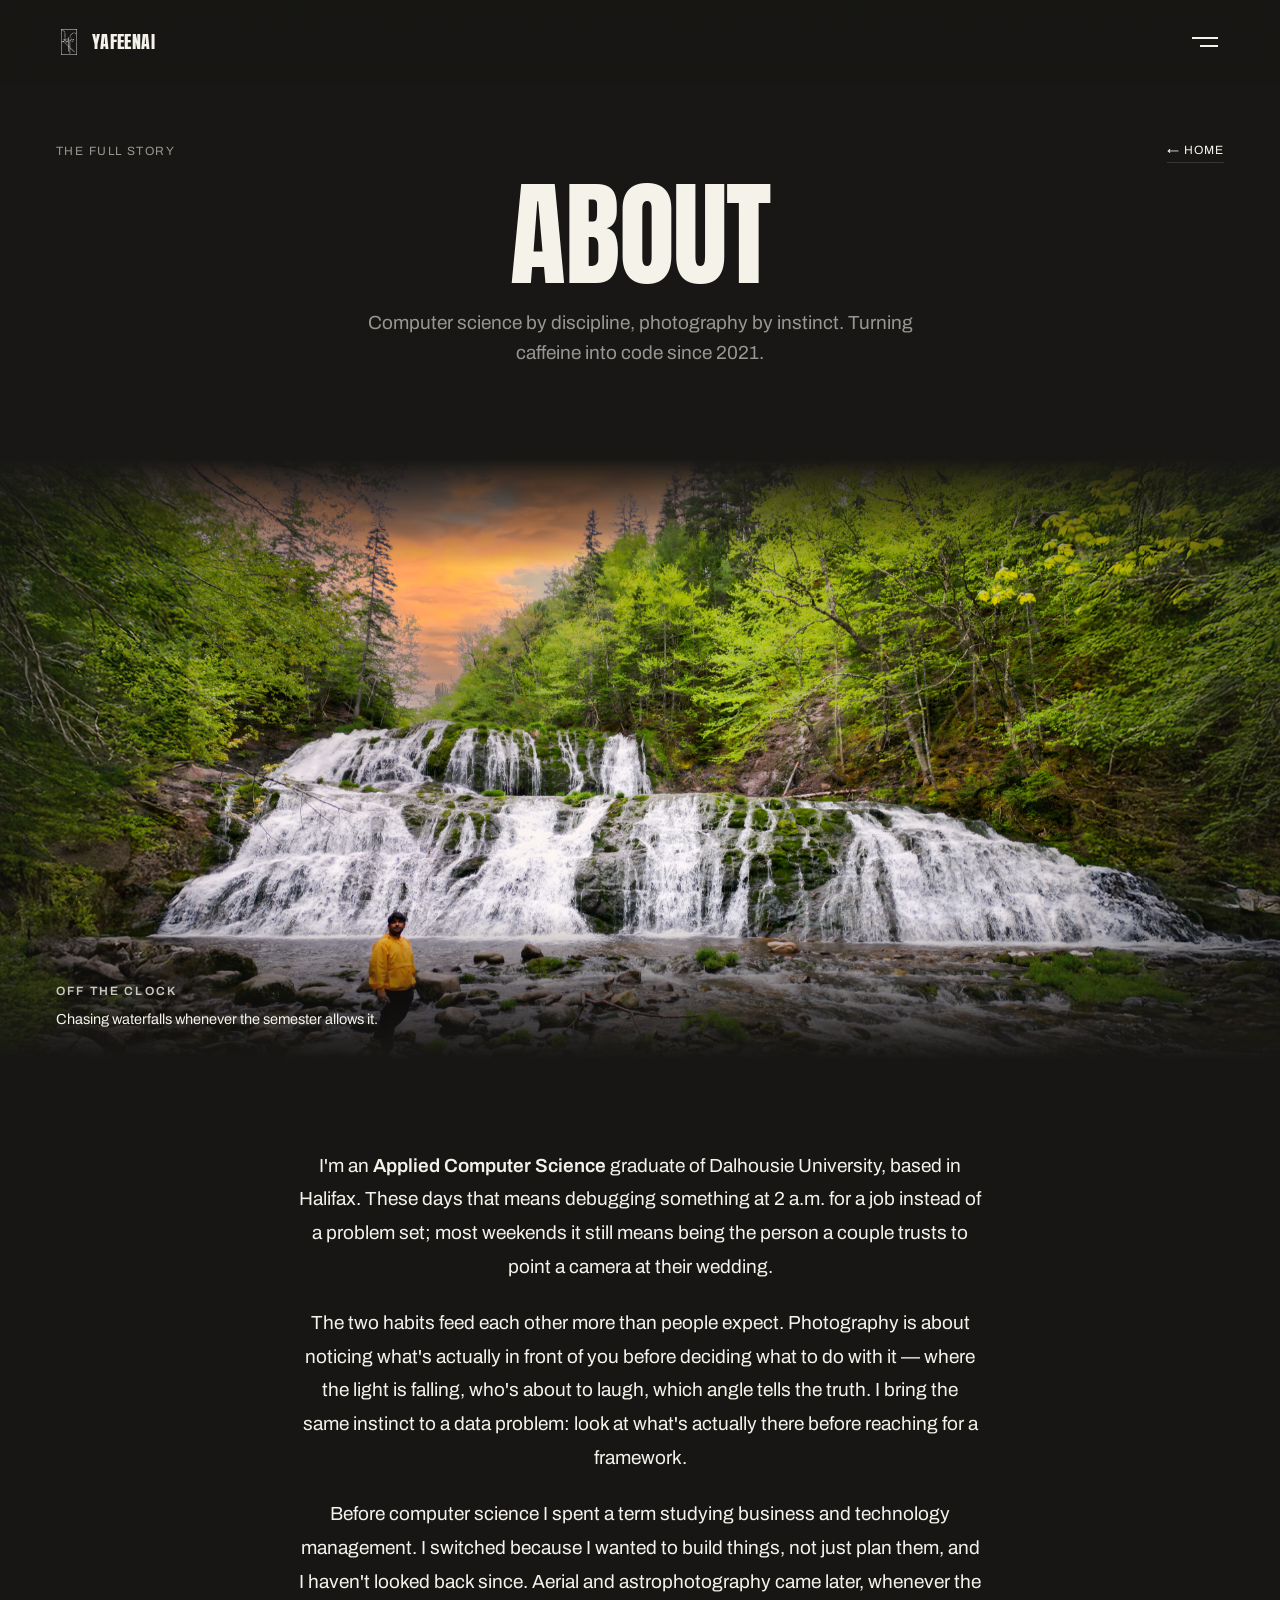
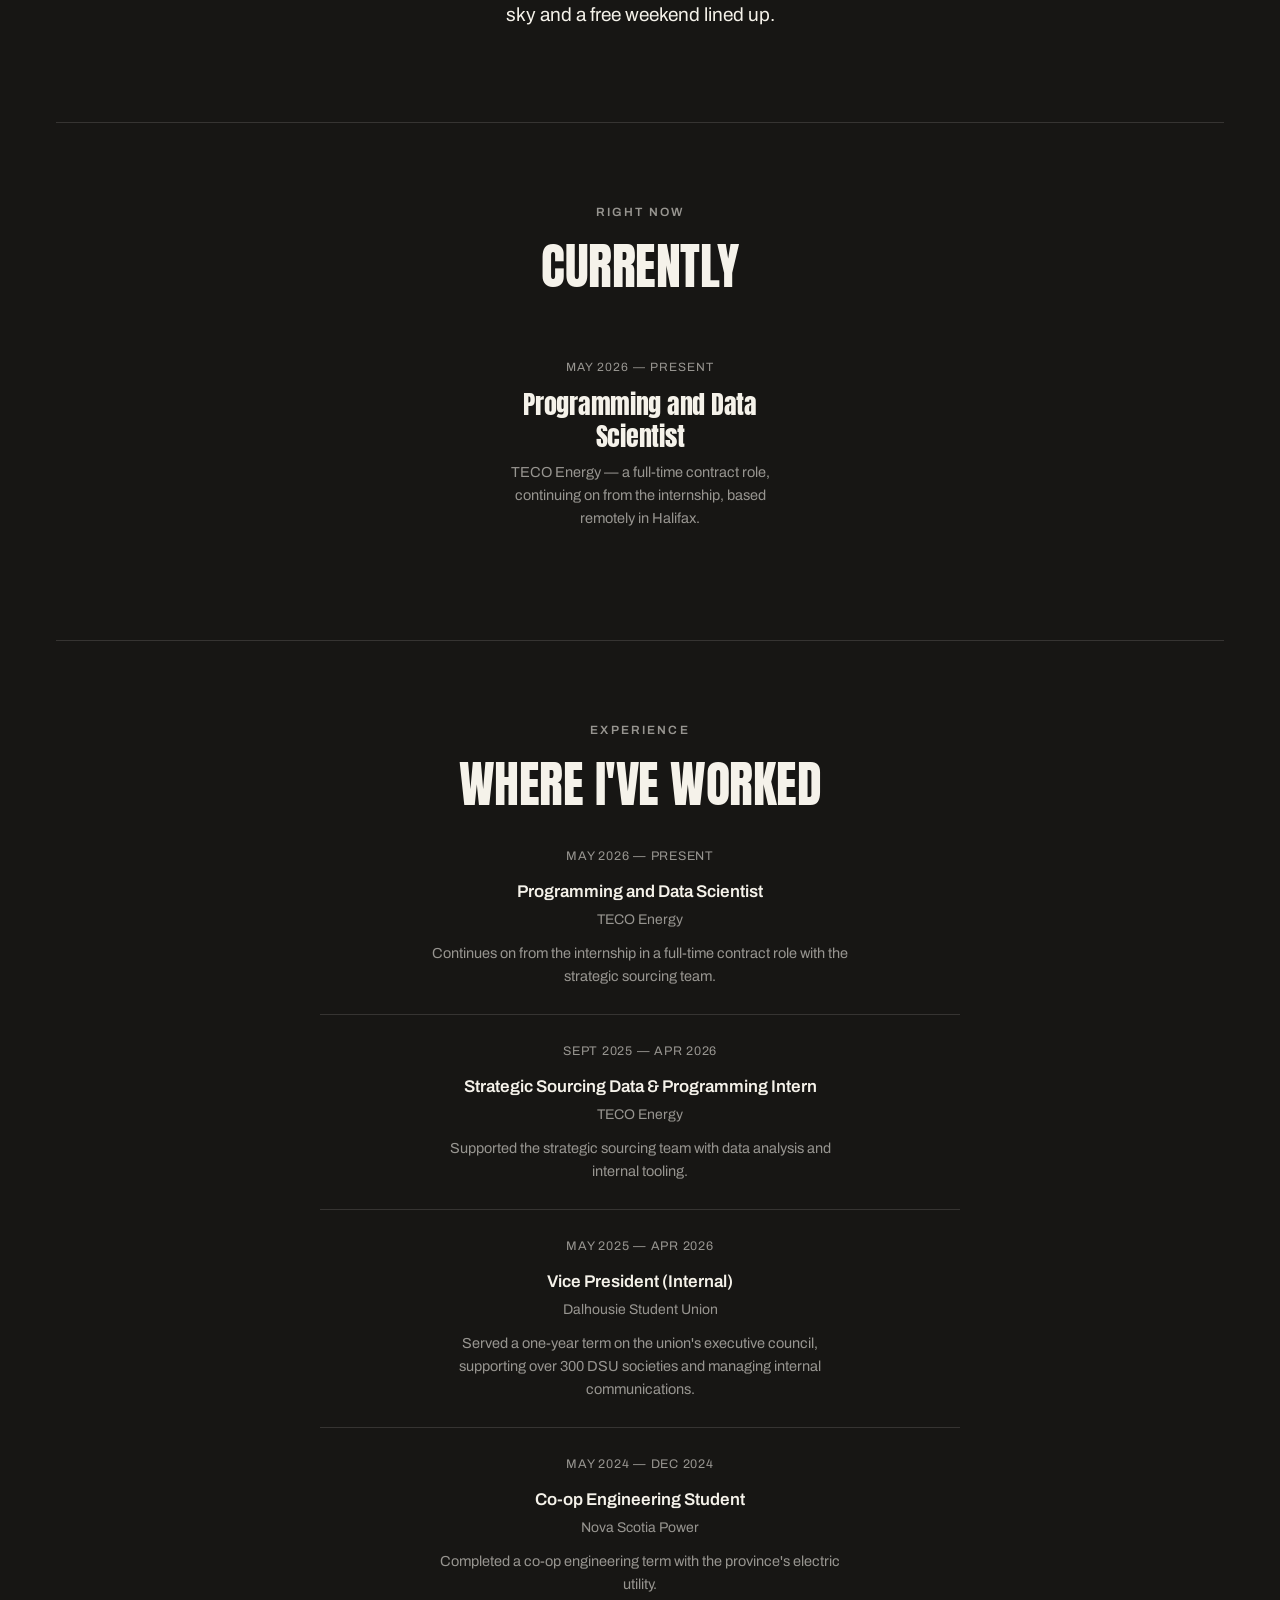
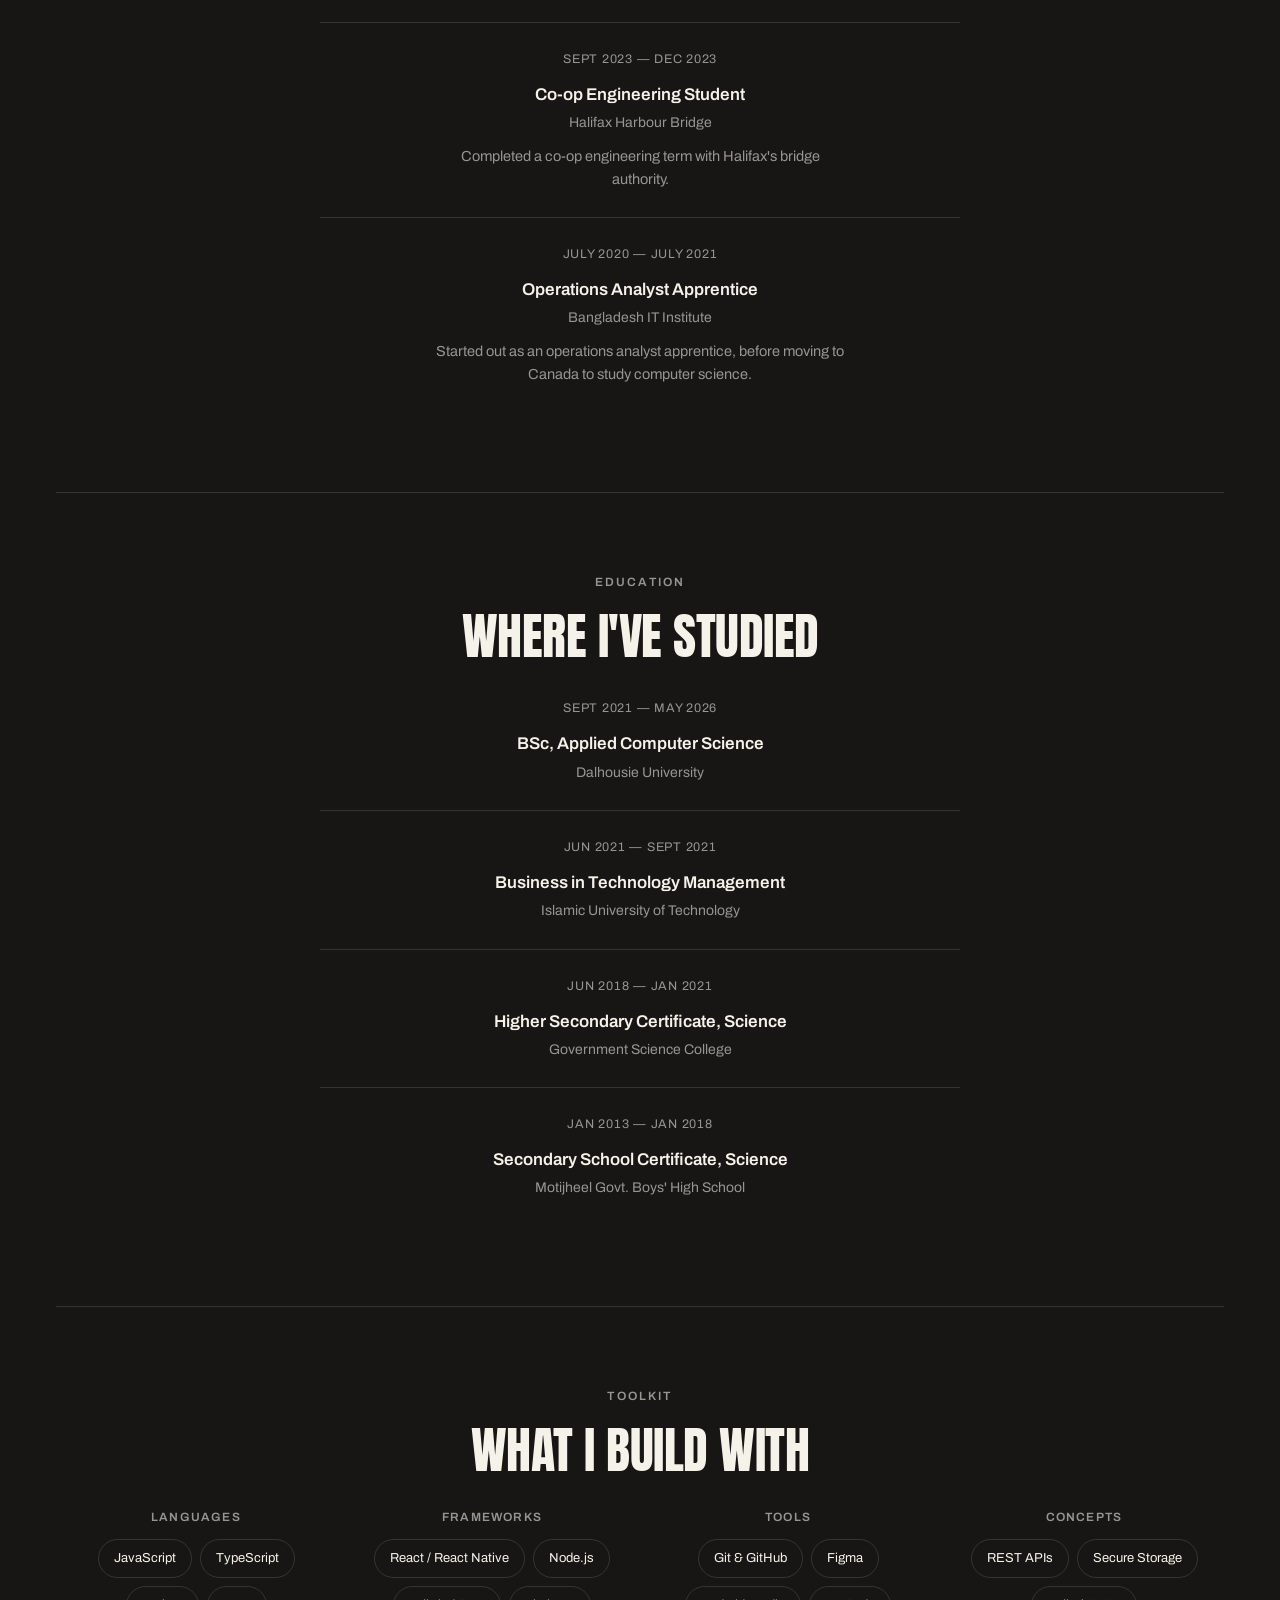
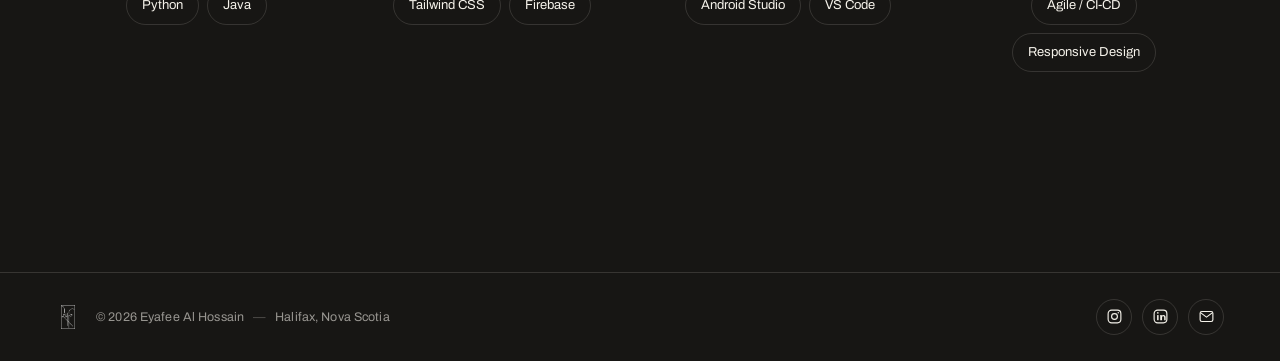
<file: about.html>
<!DOCTYPE html>
<html lang="en">
<head>
<meta charset="UTF-8">
<meta name="viewport" content="width=device-width, initial-scale=1.0">
<title>About — Eyafee Al Hossain</title>
<meta name="description" content="More about Eyafee Al Hossain — Applied Computer Science graduate of Dalhousie University and photographer based in Halifax, Nova Scotia.">
<link rel="icon" href="img/logo.png">
<link rel="preconnect" href="https://fonts.googleapis.com">
<link rel="preconnect" href="https://fonts.gstatic.com" crossorigin>
<link href="https://fonts.googleapis.com/css2?family=Anton&family=Archivo:ital,wght@0,400;0,500;0,600;0,700;1,500&display=swap" rel="stylesheet">
<link rel="stylesheet" href="styles.css">
<script src="protect.js" defer></script>
</head>
<body class="loaded">

<div class="grain" aria-hidden="true"></div>

<header class="site-header" id="top">
  <a class="brand" href="index.html#top">
    <img src="img/logo.png" alt="" class="brand-mark">
    <span>YAFEENAI</span>
  </a>
  <button class="nav-toggle" id="navToggle" aria-label="Open menu" aria-expanded="false">
    <span></span><span></span>
  </button>
</header>

<div class="nav-overlay" id="navOverlay" aria-hidden="true">
  <nav class="overlay-links">
    <a href="index.html#top">Home</a>
    <div class="overlay-work">
      <a href="index.html#work" id="workToggle" class="overlay-work-toggle" aria-expanded="false">Work<svg class="work-caret" viewBox="0 0 24 24" width="26" height="26" fill="none" stroke="currentColor" stroke-width="2"><path d="M6 9l6 6 6-6"></path></svg></a>
      <div class="overlay-cats" id="overlayCats">
        <a href="index.html#work" data-filter="all">All</a>
        <a href="gallery.html?cat=weddings" data-filter="weddings">Weddings</a>
        <a href="gallery.html?cat=events" data-filter="events">Events</a>
        <a href="gallery.html?cat=concerts" data-filter="concerts">Concerts</a>
        <a href="gallery.html?cat=aerial" data-filter="aerial">Aerial</a>
        <a href="gallery.html?cat=astro" data-filter="astro">Astro</a>
        <a href="gallery.html?cat=food" data-filter="food">Food</a>
        <a href="gallery.html?cat=product" data-filter="product">Product</a>
        <a href="gallery.html?cat=selects" data-filter="selects">Selects</a>
        <a href="gallery.html?cat=design" data-filter="design">Design</a>
      </div>
    </div>
    <a href="films.html">Films</a>
    <a href="about.html" class="active">About</a>
  </nav>
</div>

<section class="work about-page" id="aboutFull">
  <div class="grid-bar">
    <p class="grid-bar-label">The Full Story</p>
    <a href="index.html#about" class="gallery-back">← Home</a>
  </div>
  <h1 class="gallery-title">About</h1>
  <p class="about-lede reveal">Computer science by discipline, photography by instinct. Turning caffeine into code since 2021.</p>

  <div class="about-scene reveal" id="aboutScene">
    <img src="img/about-scene.jpg" alt="Eyafee Al Hossain standing at the base of a waterfall" id="aboutSceneImg">
    <div class="about-scene-caption">
      <p class="eyebrow about-item">Off The Clock</p>
      <p class="about-item">Chasing waterfalls whenever the semester allows it.</p>
    </div>
  </div>

  <div class="story-intro reveal">
    <div class="story-copy">
      <p class="about-item">I'm an <strong>Applied Computer Science</strong> graduate of Dalhousie University, based in Halifax. These days that means debugging something at 2 a.m. for a job instead of a problem set; most weekends it still means being the person a couple trusts to point a camera at their wedding.</p>
      <p class="about-item">The two habits feed each other more than people expect. Photography is about noticing what's actually in front of you before deciding what to do with it — where the light is falling, who's about to laugh, which angle tells the truth. I bring the same instinct to a data problem: look at what's actually there before reaching for a framework.</p>
      <p class="about-item">Before computer science I spent a term studying business and technology management. I switched because I wanted to build things, not just plan them, and I haven't looked back since. Aerial and astrophotography came later, whenever the sky and a free weekend lined up.</p>
    </div>
  </div>

  <div class="about-block reveal">
    <p class="eyebrow about-item about-item-eyebrow">Right Now</p>
    <h2 class="about-item about-item-heading">Currently</h2>
    <div class="current-cards">
      <div class="current-card about-item">
        <p class="role-meta">May 2026 — Present</p>
        <h3>Programming and Data Scientist</h3>
        <p>TECO Energy — a full-time contract role, continuing on from the internship, based remotely in Halifax.</p>
      </div>
    </div>
  </div>

  <div class="about-block reveal">
    <p class="eyebrow about-item about-item-eyebrow">Experience</p>
    <h2 class="about-item about-item-heading">Where I've Worked</h2>
    <div class="timeline">
      <div class="timeline-item about-item">
        <p class="timeline-dates">May 2026 — Present</p>
        <div>
          <p class="timeline-role">Programming and Data Scientist</p>
          <p class="timeline-org">TECO Energy</p>
          <p class="timeline-desc">Continues on from the internship in a full-time contract role with the strategic sourcing team.</p>
        </div>
      </div>
      <div class="timeline-item about-item">
        <p class="timeline-dates">Sept 2025 — Apr 2026</p>
        <div>
          <p class="timeline-role">Strategic Sourcing Data &amp; Programming Intern</p>
          <p class="timeline-org">TECO Energy</p>
          <p class="timeline-desc">Supported the strategic sourcing team with data analysis and internal tooling.</p>
        </div>
      </div>
      <div class="timeline-item about-item">
        <p class="timeline-dates">May 2025 — Apr 2026</p>
        <div>
          <p class="timeline-role">Vice President (Internal)</p>
          <p class="timeline-org">Dalhousie Student Union</p>
          <p class="timeline-desc">Served a one-year term on the union's executive council, supporting over 300 DSU societies and managing internal communications.</p>
        </div>
      </div>
      <div class="timeline-item about-item">
        <p class="timeline-dates">May 2024 — Dec 2024</p>
        <div>
          <p class="timeline-role">Co-op Engineering Student</p>
          <p class="timeline-org">Nova Scotia Power</p>
          <p class="timeline-desc">Completed a co-op engineering term with the province's electric utility.</p>
        </div>
      </div>
      <div class="timeline-item about-item">
        <p class="timeline-dates">Sept 2023 — Dec 2023</p>
        <div>
          <p class="timeline-role">Co-op Engineering Student</p>
          <p class="timeline-org">Halifax Harbour Bridge</p>
          <p class="timeline-desc">Completed a co-op engineering term with Halifax's bridge authority.</p>
        </div>
      </div>
      <div class="timeline-item about-item">
        <p class="timeline-dates">July 2020 — July 2021</p>
        <div>
          <p class="timeline-role">Operations Analyst Apprentice</p>
          <p class="timeline-org">Bangladesh IT Institute</p>
          <p class="timeline-desc">Started out as an operations analyst apprentice, before moving to Canada to study computer science.</p>
        </div>
      </div>
    </div>
  </div>

  <div class="about-block reveal">
    <p class="eyebrow about-item about-item-eyebrow">Education</p>
    <h2 class="about-item about-item-heading">Where I've Studied</h2>
    <div class="timeline">
      <div class="timeline-item about-item">
        <p class="timeline-dates">Sept 2021 — May 2026</p>
        <div>
          <p class="timeline-role">BSc, Applied Computer Science</p>
          <p class="timeline-org">Dalhousie University</p>
        </div>
      </div>
      <div class="timeline-item about-item">
        <p class="timeline-dates">Jun 2021 — Sept 2021</p>
        <div>
          <p class="timeline-role">Business in Technology Management</p>
          <p class="timeline-org">Islamic University of Technology</p>
        </div>
      </div>
      <div class="timeline-item about-item">
        <p class="timeline-dates">Jun 2018 — Jan 2021</p>
        <div>
          <p class="timeline-role">Higher Secondary Certificate, Science</p>
          <p class="timeline-org">Government Science College</p>
        </div>
      </div>
      <div class="timeline-item about-item">
        <p class="timeline-dates">Jan 2013 — Jan 2018</p>
        <div>
          <p class="timeline-role">Secondary School Certificate, Science</p>
          <p class="timeline-org">Motijheel Govt. Boys' High School</p>
        </div>
      </div>
    </div>
  </div>

  <div class="about-block reveal">
    <p class="eyebrow about-item about-item-eyebrow">Toolkit</p>
    <h2 class="about-item about-item-heading">What I Build With</h2>
    <div class="skill-groups">
      <div class="skill-group about-item">
        <h3>Languages</h3>
        <div class="skill-pills">
          <span class="skill-pill">JavaScript</span>
          <span class="skill-pill">TypeScript</span>
          <span class="skill-pill">Python</span>
          <span class="skill-pill">Java</span>
        </div>
      </div>
      <div class="skill-group about-item">
        <h3>Frameworks</h3>
        <div class="skill-pills">
          <span class="skill-pill">React / React Native</span>
          <span class="skill-pill">Node.js</span>
          <span class="skill-pill">Tailwind CSS</span>
          <span class="skill-pill">Firebase</span>
        </div>
      </div>
      <div class="skill-group about-item">
        <h3>Tools</h3>
        <div class="skill-pills">
          <span class="skill-pill">Git &amp; GitHub</span>
          <span class="skill-pill">Figma</span>
          <span class="skill-pill">Android Studio</span>
          <span class="skill-pill">VS Code</span>
        </div>
      </div>
      <div class="skill-group about-item">
        <h3>Concepts</h3>
        <div class="skill-pills">
          <span class="skill-pill">REST APIs</span>
          <span class="skill-pill">Secure Storage</span>
          <span class="skill-pill">Agile / CI-CD</span>
          <span class="skill-pill">Responsive Design</span>
        </div>
      </div>
    </div>
  </div>

</section>

<footer class="site-footer">
  <div class="footer-inner">
    <div class="footer-brand">
      <img src="img/logo.png" alt="" class="footer-logo">
      <p class="footer-meta">&copy; <span id="year"></span> Eyafee Al Hossain<span class="footer-sep">—</span>Halifax, Nova Scotia</p>
    </div>
    <div class="footer-social">
      <a href="https://instagram.com/yafeenai" target="_blank" rel="noopener" aria-label="Instagram" class="social-icon">
        <svg viewBox="0 0 24 24" width="17" height="17" fill="none" stroke="currentColor" stroke-width="1.6"><rect x="3" y="3" width="18" height="18" rx="5"></rect><circle cx="12" cy="12" r="4.1"></circle><circle cx="17.3" cy="6.7" r="1" fill="currentColor" stroke="none"></circle></svg>
      </a>
      <a href="https://www.linkedin.com/in/eyafee-al-hossain-4687b6216/" target="_blank" rel="noopener" aria-label="LinkedIn" class="social-icon">
        <svg viewBox="0 0 24 24" width="17" height="17" fill="none" stroke="currentColor" stroke-width="1.6"><rect x="3" y="3" width="18" height="18" rx="5"></rect><rect x="7.2" y="10" width="2.1" height="7.2" fill="currentColor" stroke="none"></rect><circle cx="8.25" cy="6.9" r="1.15" fill="currentColor" stroke="none"></circle><path d="M11.6 17.2v-7.2h2.1v1.05c.55-.8 1.4-1.3 2.5-1.3 1.9 0 3.1 1.25 3.1 3.5v3.95h-2.1v-3.6c0-1.15-.5-1.85-1.5-1.85-.85 0-1.5.6-1.5 1.85v3.6z" fill="currentColor" stroke="none"></path></svg>
      </a>
      <a href="mailto:eyafee.alhossain@dal.ca" aria-label="Email" class="social-icon">
        <svg viewBox="0 0 24 24" width="17" height="17" fill="none" stroke="currentColor" stroke-width="1.6"><rect x="3" y="5" width="18" height="14" rx="2.4"></rect><path d="M3.5 6.5l8.5 6.4 8.5-6.4"></path></svg>
      </a>
    </div>
  </div>
</footer>


<script>
const prefersReducedMotion = window.matchMedia("(prefers-reduced-motion: reduce)").matches;

/* ---- scroll-triggered reveal ---- */
const revealEls = document.querySelectorAll(".reveal");
if (prefersReducedMotion) {
  revealEls.forEach(el => el.classList.add("in"));
} else {
  const io = new IntersectionObserver((entries) => {
    entries.forEach(entry => {
      if (entry.isIntersecting) {
        entry.target.classList.add("in");
        io.unobserve(entry.target);
      }
    });
  }, { threshold: 0.12 });
  revealEls.forEach(el => io.observe(el));
}

/* ---- about scene: full-bleed travel photo with a slow breathing zoom plus scroll parallax ---- */
(function () {
  const scene = document.getElementById("aboutScene");
  const img = document.getElementById("aboutSceneImg");
  if (!scene || !img) return;

  if (prefersReducedMotion) {
    img.style.transform = "scale(1.02)";
    return;
  }

  let scrollShift = 0;
  function updateParallax() {
    const rect = scene.getBoundingClientRect();
    const vh = window.innerHeight;
    const progress = Math.max(0, Math.min(1, (vh - rect.top) / (vh + rect.height)));
    scrollShift = (progress - 0.5) * 50;
  }

  const start = performance.now();
  function tick(now) {
    const t = (now - start) / 1000;
    const zoom = 1.06 + Math.sin(t * 0.09) * 0.045;
    img.style.transform = "translateY(" + scrollShift.toFixed(1) + "px) scale(" + zoom.toFixed(4) + ")";
    requestAnimationFrame(tick);
  }
  requestAnimationFrame(tick);

  window.addEventListener("scroll", updateParallax, { passive: true });
  window.addEventListener("resize", updateParallax);
  updateParallax();
})();

/* ---- compact animated nav dropdown (opens in place under the menu button, doesn't cover the page) ---- */
const navToggle = document.getElementById("navToggle");
const navOverlay = document.getElementById("navOverlay");
function openOverlay() {
  navOverlay.classList.add("open");
  navOverlay.setAttribute("aria-hidden", "false");
  navToggle.classList.add("open");
  navToggle.setAttribute("aria-expanded", "true");
}
function closeOverlay() {
  navOverlay.classList.remove("open");
  navOverlay.setAttribute("aria-hidden", "true");
  navToggle.classList.remove("open");
  navToggle.setAttribute("aria-expanded", "false");
  if (workToggle) workToggle.setAttribute("aria-expanded", "false");
  if (overlayCatsWrap) overlayCatsWrap.classList.remove("open");
}
navToggle.addEventListener("click", (e) => {
  e.stopPropagation();
  navOverlay.classList.contains("open") ? closeOverlay() : openOverlay();
});
document.addEventListener("click", (e) => {
  if (!navOverlay.classList.contains("open")) return;
  if (navOverlay.contains(e.target) || navToggle.contains(e.target)) return;
  closeOverlay();
});
document.addEventListener("keydown", (e) => {
  if (e.key === "Escape" && navOverlay.classList.contains("open")) closeOverlay();
});

/* ---- "Work" expands into the category submenu on first click; clicking again navigates ---- */
const workToggle = document.getElementById("workToggle");
const overlayCatsWrap = document.getElementById("overlayCats");
if (workToggle && overlayCatsWrap) {
  workToggle.addEventListener("click", (e) => {
    const isOpen = workToggle.getAttribute("aria-expanded") === "true";
    if (!isOpen) {
      e.preventDefault();
      workToggle.setAttribute("aria-expanded", "true");
      overlayCatsWrap.classList.add("open");
    } else {
      closeOverlay();
    }
  });
}

document.getElementById("year").textContent = new Date().getFullYear();
</script>
</body>
</html>
</file>
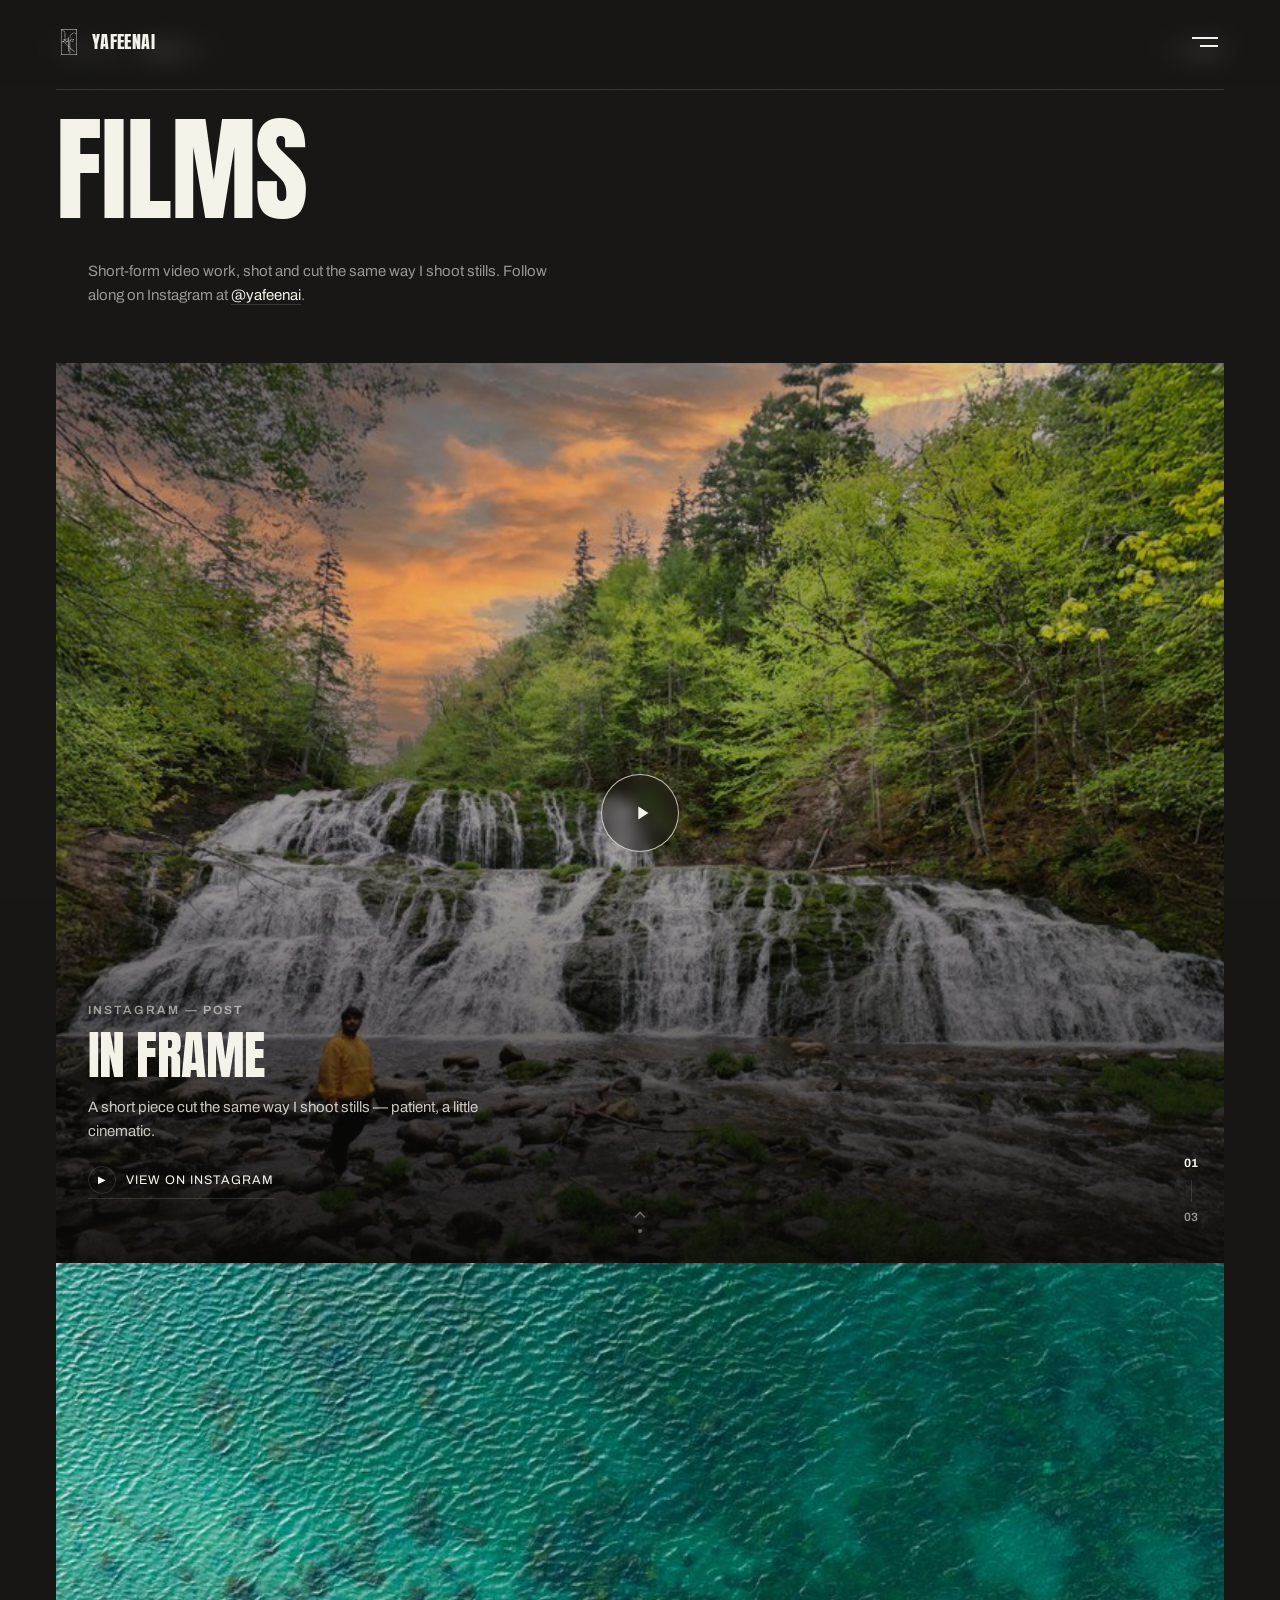
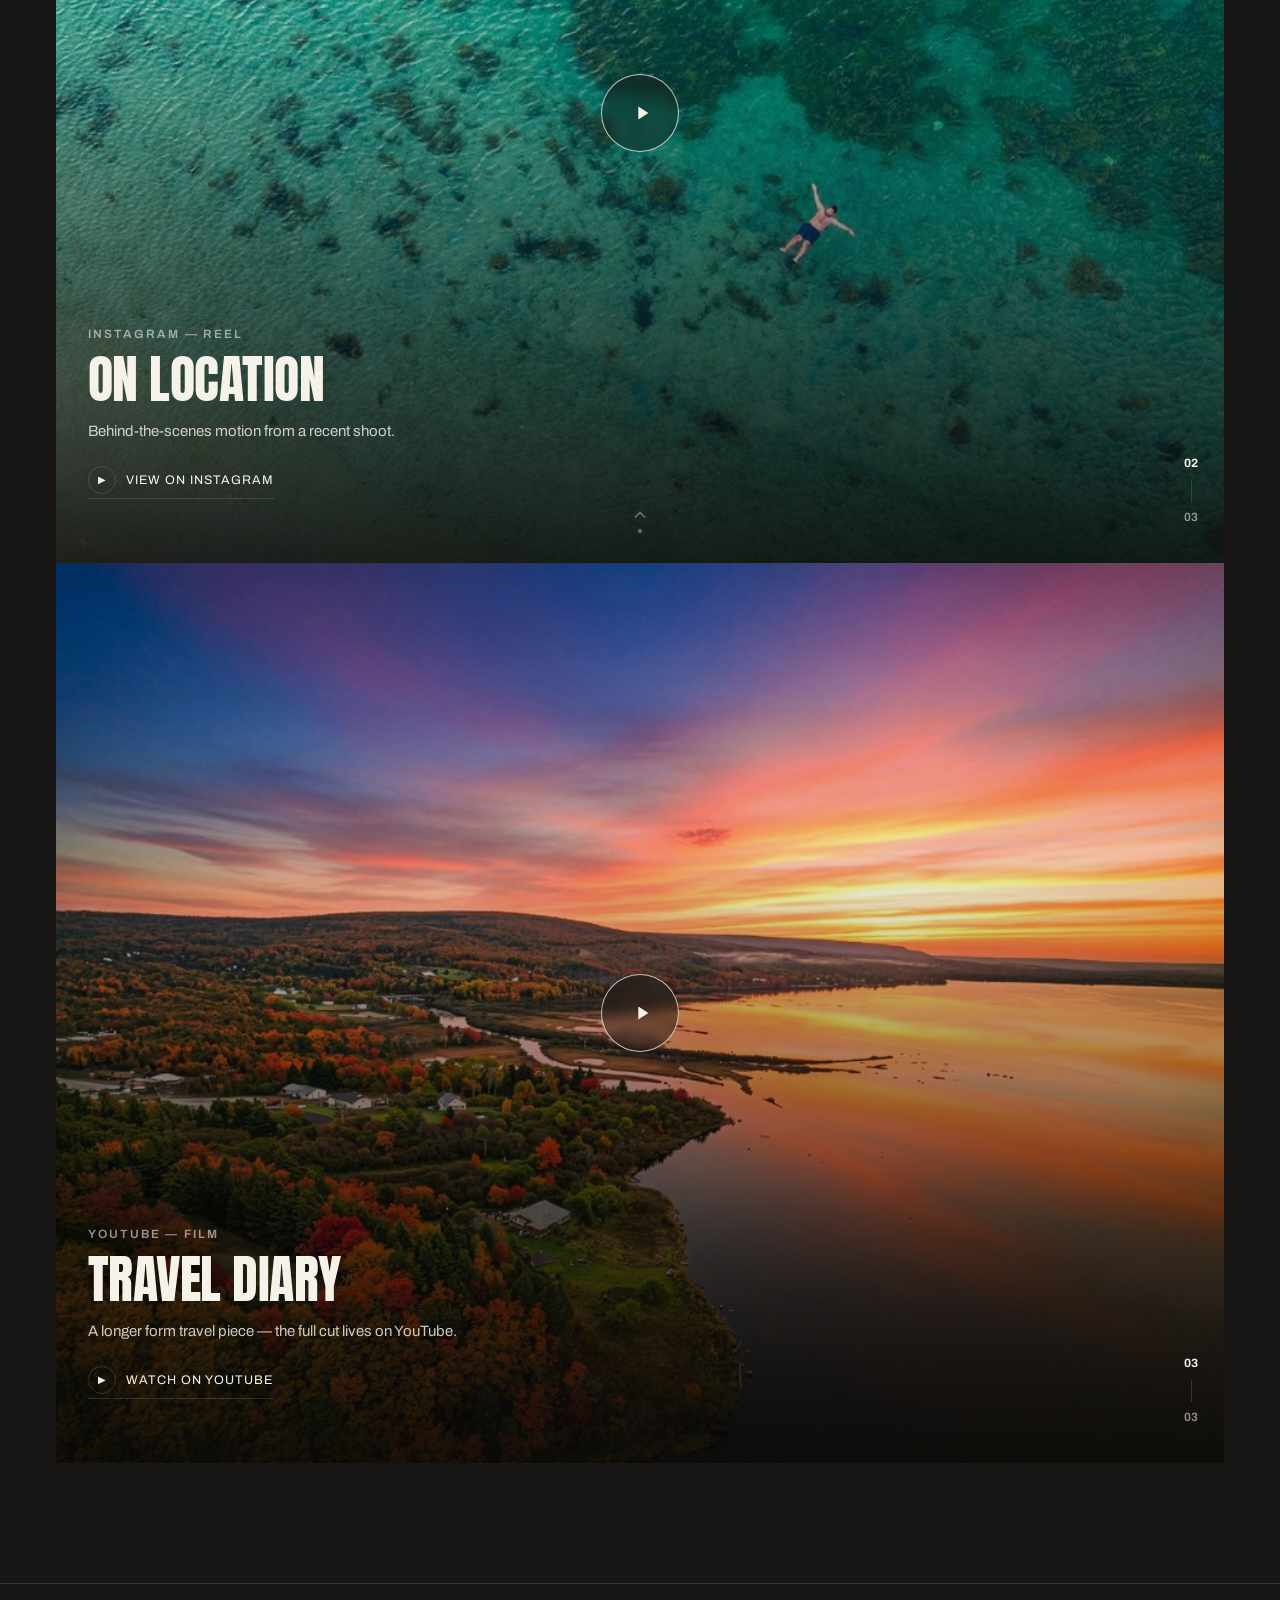
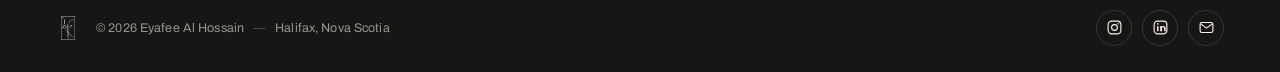
<file: films.html>
<!DOCTYPE html>
<html lang="en">
<head>
<meta charset="UTF-8">
<meta name="viewport" content="width=device-width, initial-scale=1.0">
<title>Films — Eyafee Al Hossain</title>
<meta name="description" content="Short-form video and film work by Eyafee Al Hossain — photographer and filmmaker based in Halifax, Nova Scotia.">
<link rel="icon" href="img/logo.png">
<link rel="preconnect" href="https://fonts.googleapis.com">
<link rel="preconnect" href="https://fonts.gstatic.com" crossorigin>
<link href="https://fonts.googleapis.com/css2?family=Anton&family=Archivo:ital,wght@0,400;0,500;0,600;0,700;1,500&display=swap" rel="stylesheet">
<link rel="stylesheet" href="styles.css">
<script src="protect.js" defer></script>
</head>
<body class="loaded films-scroll">

<div class="grain" aria-hidden="true"></div>

<header class="site-header" id="top">
  <a class="brand" href="index.html#top">
    <img src="img/logo.png" alt="" class="brand-mark">
    <span>YAFEENAI</span>
  </a>
  <button class="nav-toggle" id="navToggle" aria-label="Open menu" aria-expanded="false">
    <span></span><span></span>
  </button>
</header>

<div class="nav-overlay" id="navOverlay" aria-hidden="true">
  <nav class="overlay-links">
    <a href="index.html#top">Home</a>
    <div class="overlay-work">
      <a href="index.html#work" id="workToggle" class="overlay-work-toggle" aria-expanded="false">Work<svg class="work-caret" viewBox="0 0 24 24" width="26" height="26" fill="none" stroke="currentColor" stroke-width="2"><path d="M6 9l6 6 6-6"></path></svg></a>
      <div class="overlay-cats" id="overlayCats">
        <a href="index.html#work" data-filter="all">All</a>
        <a href="gallery.html?cat=weddings" data-filter="weddings">Weddings</a>
        <a href="gallery.html?cat=events" data-filter="events">Events</a>
        <a href="gallery.html?cat=concerts" data-filter="concerts">Concerts</a>
        <a href="gallery.html?cat=aerial" data-filter="aerial">Aerial</a>
        <a href="gallery.html?cat=astro" data-filter="astro">Astro</a>
        <a href="gallery.html?cat=food" data-filter="food">Food</a>
        <a href="gallery.html?cat=product" data-filter="product">Product</a>
        <a href="gallery.html?cat=selects" data-filter="selects">Selects</a>
        <a href="gallery.html?cat=design" data-filter="design">Design</a>
      </div>
    </div>
    <a href="films.html" class="active">Films</a>
    <a href="about.html">About</a>
  </nav>
</div>

<section class="work films-page" id="filmsTop">
  <div class="grid-bar">
    <p class="grid-bar-label" id="filmsCount">Viewing — <b>Films</b> (3)</p>
    <a href="index.html#top" class="gallery-back">← Home</a>
  </div>
  <h1 class="gallery-title">Films</h1>

  <div class="films-intro">
    <p class="films-intro-sub">Short-form video work, shot and cut the same way I shoot stills. Follow along on Instagram at <a href="https://instagram.com/yafeenai" target="_blank" rel="noopener">@yafeenai</a>.</p>
  </div>

  <div class="films-reel" id="filmsReel">

    <section class="film-slide" data-index="1">
      <video class="film-video" autoplay muted loop playsinline preload="none" poster="photos/video/web/post-poster.jpg">
        <source src="photos/video/web/post-loop.mp4" type="video/mp4">
      </video>
      <div class="film-scrim"></div>
      <a class="film-playbtn" href="https://www.instagram.com/p/DavWwxQRiNW/" target="_blank" rel="noopener" aria-label="Open on Instagram">
        <svg viewBox="0 0 24 24" width="22" height="22" fill="currentColor"><path d="M8 5v14l11-7z"></path></svg>
      </a>
      <div class="film-copy">
        <p class="eyebrow">Instagram — Post</p>
        <h2 class="film-title">In Frame</h2>
        <p class="film-desc">A short piece cut the same way I shoot stills — patient, a little cinematic.</p>
        <a class="film-watch" href="https://www.instagram.com/p/DavWwxQRiNW/" target="_blank" rel="noopener">
          <span class="film-watch-icon">&#9654;</span> View on Instagram
        </a>
      </div>
      <div class="film-scrollcue" aria-hidden="true">
        <svg viewBox="0 0 24 24" width="20" height="20" fill="none" stroke="currentColor" stroke-width="2"><path d="M6 15l6-6 6 6"></path></svg>
        <span class="dot"></span>
      </div>
      <div class="film-count"><span class="film-count-cur">01</span><span class="film-count-bar"></span><span class="film-count-total">03</span></div>
    </section>

    <section class="film-slide" data-index="2">
      <video class="film-video" autoplay muted loop playsinline preload="none" poster="photos/video/web/reel-poster.jpg">
        <source src="photos/video/web/reel-loop.mp4" type="video/mp4">
      </video>
      <div class="film-scrim"></div>
      <a class="film-playbtn" href="https://www.instagram.com/reel/DayA518xNas/" target="_blank" rel="noopener" aria-label="Open on Instagram">
        <svg viewBox="0 0 24 24" width="22" height="22" fill="currentColor"><path d="M8 5v14l11-7z"></path></svg>
      </a>
      <div class="film-copy">
        <p class="eyebrow">Instagram — Reel</p>
        <h2 class="film-title">On Location</h2>
        <p class="film-desc">Behind-the-scenes motion from a recent shoot.</p>
        <a class="film-watch" href="https://www.instagram.com/reel/DayA518xNas/" target="_blank" rel="noopener">
          <span class="film-watch-icon">&#9654;</span> View on Instagram
        </a>
      </div>
      <div class="film-scrollcue" aria-hidden="true">
        <svg viewBox="0 0 24 24" width="20" height="20" fill="none" stroke="currentColor" stroke-width="2"><path d="M6 15l6-6 6 6"></path></svg>
        <span class="dot"></span>
      </div>
      <div class="film-count"><span class="film-count-cur">02</span><span class="film-count-bar"></span><span class="film-count-total">03</span></div>
    </section>

    <section class="film-slide" data-index="3">
      <video class="film-video" autoplay muted loop playsinline preload="none" poster="photos/video/web/vlog-poster.jpg">
        <source src="photos/video/web/vlog-loop.mp4" type="video/mp4">
      </video>
      <div class="film-scrim"></div>
      <a class="film-playbtn" href="https://www.youtube.com/watch?v=6k8n48RJsjM" target="_blank" rel="noopener" aria-label="Open on YouTube">
        <svg viewBox="0 0 24 24" width="22" height="22" fill="currentColor"><path d="M8 5v14l11-7z"></path></svg>
      </a>
      <div class="film-copy">
        <p class="eyebrow">YouTube — Film</p>
        <h2 class="film-title">Travel Diary</h2>
        <p class="film-desc">A longer form travel piece — the full cut lives on YouTube.</p>
        <a class="film-watch" href="https://www.youtube.com/watch?v=6k8n48RJsjM" target="_blank" rel="noopener">
          <span class="film-watch-icon">&#9654;</span> Watch on YouTube
        </a>
      </div>
      <div class="film-count"><span class="film-count-cur">03</span><span class="film-count-bar"></span><span class="film-count-total">03</span></div>
    </section>

  </div>
</section>

<footer class="site-footer">
  <div class="footer-inner">
    <div class="footer-brand">
      <img src="img/logo.png" alt="" class="footer-logo">
      <p class="footer-meta">&copy; <span id="year"></span> Eyafee Al Hossain<span class="footer-sep">—</span>Halifax, Nova Scotia</p>
    </div>
    <div class="footer-social">
      <a href="https://instagram.com/yafeenai" target="_blank" rel="noopener" aria-label="Instagram" class="social-icon">
        <svg viewBox="0 0 24 24" width="17" height="17" fill="none" stroke="currentColor" stroke-width="1.6"><rect x="3" y="3" width="18" height="18" rx="5"></rect><circle cx="12" cy="12" r="4.1"></circle><circle cx="17.3" cy="6.7" r="1" fill="currentColor" stroke="none"></circle></svg>
      </a>
      <a href="https://www.linkedin.com/in/eyafee-al-hossain-4687b6216/" target="_blank" rel="noopener" aria-label="LinkedIn" class="social-icon">
        <svg viewBox="0 0 24 24" width="17" height="17" fill="none" stroke="currentColor" stroke-width="1.6"><rect x="3" y="3" width="18" height="18" rx="5"></rect><rect x="7.2" y="10" width="2.1" height="7.2" fill="currentColor" stroke="none"></rect><circle cx="8.25" cy="6.9" r="1.15" fill="currentColor" stroke="none"></circle><path d="M11.6 17.2v-7.2h2.1v1.05c.55-.8 1.4-1.3 2.5-1.3 1.9 0 3.1 1.25 3.1 3.5v3.95h-2.1v-3.6c0-1.15-.5-1.85-1.5-1.85-.85 0-1.5.6-1.5 1.85v3.6z" fill="currentColor" stroke="none"></path></svg>
      </a>
      <a href="mailto:eyafee.alhossain@dal.ca" aria-label="Email" class="social-icon">
        <svg viewBox="0 0 24 24" width="17" height="17" fill="none" stroke="currentColor" stroke-width="1.6"><rect x="3" y="5" width="18" height="14" rx="2.4"></rect><path d="M3.5 6.5l8.5 6.4 8.5-6.4"></path></svg>
      </a>
    </div>
  </div>
</footer>

<script>
/* ---- nav overlay (same behavior as the rest of the site) ---- */
const navToggle = document.getElementById("navToggle");
const navOverlay = document.getElementById("navOverlay");
function openOverlay() {
  navOverlay.classList.add("open");
  navOverlay.setAttribute("aria-hidden", "false");
  navToggle.classList.add("open");
  navToggle.setAttribute("aria-expanded", "true");
}
function closeOverlay() {
  navOverlay.classList.remove("open");
  navOverlay.setAttribute("aria-hidden", "true");
  navToggle.classList.remove("open");
  navToggle.setAttribute("aria-expanded", "false");
  if (workToggle) workToggle.setAttribute("aria-expanded", "false");
  if (overlayCatsWrap) overlayCatsWrap.classList.remove("open");
}
navToggle.addEventListener("click", (e) => {
  e.stopPropagation();
  navOverlay.classList.contains("open") ? closeOverlay() : openOverlay();
});
document.addEventListener("click", (e) => {
  if (!navOverlay.classList.contains("open")) return;
  if (navOverlay.contains(e.target) || navToggle.contains(e.target)) return;
  closeOverlay();
});
document.addEventListener("keydown", (e) => {
  if (e.key === "Escape" && navOverlay.classList.contains("open")) closeOverlay();
});
const workToggle = document.getElementById("workToggle");
const overlayCatsWrap = document.getElementById("overlayCats");
if (workToggle && overlayCatsWrap) {
  workToggle.addEventListener("click", (e) => {
    const isOpen = workToggle.getAttribute("aria-expanded") === "true";
    if (!isOpen) {
      e.preventDefault();
      workToggle.setAttribute("aria-expanded", "true");
      overlayCatsWrap.classList.add("open");
    } else {
      closeOverlay();
    }
  });
}

/* ---- reveal on scroll; the ambient loop only runs while its slide is on screen ---- */
const slides = document.querySelectorAll(".film-slide");
const io = new IntersectionObserver((entries) => {
  entries.forEach((entry) => {
    const video = entry.target.querySelector("video");
    if (entry.isIntersecting) {
      entry.target.classList.add("show");
      if (video) { video.preload = "auto"; video.play().catch(() => {}); }
    } else if (video) {
      video.pause();
    }
  });
}, { threshold: 0.35 });
slides.forEach((s) => io.observe(s));
/* the play-button / poster area is now a plain link out to Instagram or YouTube */

document.getElementById("year").textContent = new Date().getFullYear();
</script>
</body>
</html>
</file>
<file: styles.css>
@property --p {
  syntax: '<number>';
  inherits: true;
  initial-value: 0;
}


:root {
  --ink: #171614;
  --ink-soft: #3A3835;
  --bg-dark: #171614;
  --bg-dark-2: #1D1B18;
  --paper: #E7E2D5;
  --paper-2: #DEDACB;
  --cream: #F5F2EA;
  --muted-dark: rgba(245,242,234,0.58);
  --muted-light: rgba(23,22,20,0.56);
  --border-dark: rgba(245,242,234,0.14);
  --border-light: rgba(23,22,20,0.16);
  --display: 'Anton', 'Helvetica Neue', sans-serif;
  --sans: 'Archivo', -apple-system, BlinkMacSystemFont, 'Helvetica Neue', Arial, sans-serif;
  --max: 1320px;
  --ease: cubic-bezier(0.16, 1, 0.3, 1);
}
* { box-sizing: border-box; }
html { scroll-behavior: smooth; background: var(--bg-dark); }
body { margin: 0; background: var(--bg-dark); color: var(--cream); font-family: var(--sans); font-size: 16px; line-height: 1.6; -webkit-font-smoothing: antialiased; }
#site { opacity: 0; transition: opacity 1400ms ease; }
body.loaded #site { opacity: 1; }
img { max-width: 100%; display: block; -webkit-user-drag: none; user-drag: none; user-select: none; -webkit-touch-callout: none; }
a { color: inherit; text-decoration: none; }
button { font-family: inherit; }
.eyebrow { font-family: var(--sans); font-size: 12px; letter-spacing: 0.18em; text-transform: uppercase; color: var(--muted-dark); font-weight: 600; margin: 0 0 16px; }
.light .eyebrow { color: var(--muted-light); }
h1, h2, h3 { font-family: var(--display); font-weight: 400; text-transform: uppercase; color: var(--cream); line-height: 0.96; letter-spacing: -0.01em; margin: 0; }

/* ---------- intro loading screen: black screen, then the client's logo
   fades in with a plain opacity/scale/blur transition, then fades out
   completely before the site fades in -- see index.html's inline script ---------- */
.intro-splash {
  position: fixed; inset: 0; z-index: 999; display: flex; align-items: center; justify-content: center;
  background: #000;
  cursor: pointer;
}
.intro-splash .stage {
  position: relative;
  width: min(58vw, 370px, 46vh);
  aspect-ratio: 685 / 1175;
}
.intro-splash .stage .glow {
  position: absolute; inset: -12%;
  background: radial-gradient(closest-side, rgba(244,242,236,0.28), rgba(244,242,236,0) 72%);
  filter: blur(18px);
  opacity: 0;
  pointer-events: none;
  animation: glow-in 3.3s cubic-bezier(0.22, 1, 0.36, 1) 0.3s forwards;
}
.intro-logo {
  position: absolute; inset: 0;
  width: 100%; height: 100%;
  user-select: none; -webkit-user-drag: none;
  pointer-events: none;
  --p: 0;
  opacity: 0;
  transform: scale(0.965);
  filter: blur(7px);
  -webkit-mask-image: linear-gradient(100deg, #000 calc(var(--p) * 130% - 30%), transparent calc(var(--p) * 130% - 8%));
  mask-image: linear-gradient(100deg, #000 calc(var(--p) * 130% - 30%), transparent calc(var(--p) * 130% - 8%));
  animation: reveal 3.3s cubic-bezier(0.22, 1, 0.36, 1) 0.3s forwards;
}
@keyframes reveal {
  0%   { --p: 0; opacity: 0; filter: blur(7px); transform: scale(0.965); }
  45%  { opacity: 1; }
  100% { --p: 1; opacity: 1; filter: blur(0); transform: scale(1); }
}
@keyframes glow-in {
  0%   { opacity: 0; }
  45%  { opacity: 0; }
  100% { opacity: 1; }
}
@media (prefers-reduced-motion: reduce) {
  .intro-logo { animation: none; --p: 1; opacity: 1; transform: none; filter: none; }
  .intro-splash .stage .glow { animation: none; opacity: 1; }
}
.intro-splash.fade { opacity: 0; pointer-events: none; transition: opacity 700ms var(--ease); }
.intro-splash.done { display: none; }

/* ---------- header ---------- */
.site-header { position: fixed; top: 0; left: 0; right: 0; z-index: 200; display: flex; align-items: center; justify-content: space-between; padding: 20px clamp(20px, 5vw, 56px); background: rgba(23,22,20,0.42); backdrop-filter: blur(12px) saturate(140%); -webkit-backdrop-filter: blur(12px) saturate(140%); }
.brand { display: flex; align-items: center; gap: 10px; font-family: var(--display); font-size: 18px; letter-spacing: 0.02em; color: var(--cream); }
.brand-mark { width: 26px; height: 26px; object-fit: contain; border-radius: 4px; filter: brightness(0) invert(1); }
.nav-toggle { position: relative; width: 44px; height: 44px; display: flex; flex-direction: column; align-items: flex-end; justify-content: center; gap: 6px; background: none; border: none; cursor: pointer; z-index: 210; }
.nav-toggle span { display: block; height: 2px; background: var(--cream); transition: transform 320ms var(--ease), opacity 320ms var(--ease), width 320ms var(--ease); }
.nav-toggle span:nth-child(1) { width: 26px; }
.nav-toggle span:nth-child(2) { width: 18px; }
.nav-toggle.open span:nth-child(1) { width: 26px; transform: translateY(4px) rotate(45deg); }
.nav-toggle.open span:nth-child(2) { width: 26px; transform: translateY(-4px) rotate(-45deg); }

/* ---------- compact nav dropdown (animates open under the menu button; page stays visible) ---------- */
.nav-overlay {
  position: fixed;
  top: 76px;
  right: clamp(20px, 5vw, 56px);
  z-index: 190;
  width: min(272px, calc(100vw - 40px));
  background: rgba(23,22,20,0.68);
  backdrop-filter: blur(28px) saturate(180%);
  -webkit-backdrop-filter: blur(28px) saturate(180%);
  color: var(--cream);
  border-radius: 16px;
  border: 1px solid rgba(245,242,234,0.14);
  box-shadow: 0 30px 70px -18px rgba(0,0,0,0.55), 0 8px 24px -6px rgba(0,0,0,0.4), inset 0 1px 0 rgba(245,242,234,0.08);
  opacity: 0;
  pointer-events: none;
  transform-origin: top right;
  transform: scale(0.92);
  filter: blur(10px);
  clip-path: circle(4% at calc(100% - 26px) 0%);
  transition: opacity 320ms var(--ease), transform 520ms cubic-bezier(0.34, 1.56, 0.64, 1), filter 420ms var(--ease), clip-path 560ms var(--ease);
  padding: 20px 22px 22px;
}
.nav-overlay.open {
  opacity: 1;
  pointer-events: auto;
  transform: scale(1);
  filter: blur(0);
  clip-path: circle(150% at calc(100% - 26px) 0%);
}
.overlay-links { display: flex; flex-direction: column; }
.overlay-links > a, .overlay-work > a { font-family: var(--display); font-size: 25px; text-transform: uppercase; line-height: 1.3; color: var(--cream); opacity: 0; transform: translateY(14px); filter: blur(5px); transition: opacity 380ms var(--ease), transform 380ms var(--ease), filter 380ms var(--ease), color 200ms var(--ease); padding: 6px 0; }
.nav-overlay.open .overlay-links > a, .nav-overlay.open .overlay-work > a { opacity: 1; transform: translateY(0); filter: blur(0); }
.nav-overlay.open .overlay-links > a:nth-of-type(1) { transition-delay: 120ms; }
.nav-overlay.open .overlay-work > a { transition-delay: 190ms; }
.nav-overlay.open .overlay-links > a:nth-of-type(2) { transition-delay: 260ms; }
.overlay-links > a:hover, .overlay-work > a:hover { color: var(--muted-dark); }
.overlay-links > a.active { color: var(--muted-dark); }
.overlay-work { display: flex; flex-direction: column; }
.overlay-work-toggle { display: inline-flex; align-items: center; justify-content: space-between; gap: 10px; }
.work-caret { flex: none; transition: transform 380ms var(--ease); }
.overlay-work-toggle[aria-expanded="true"] .work-caret { transform: rotate(180deg); }
.overlay-cats { display: flex; flex-wrap: wrap; gap: 6px; max-height: 0; overflow: hidden; opacity: 0; margin: 0; transition: max-height 380ms var(--ease), opacity 260ms var(--ease), margin 380ms var(--ease); }
.overlay-cats.open { max-height: 240px; opacity: 1; margin: 8px 0 6px; transition: max-height 380ms var(--ease), opacity 300ms var(--ease) 60ms, margin 380ms var(--ease); }
.overlay-cats a { font-family: var(--sans); font-size: 11.5px; letter-spacing: 0.06em; text-transform: uppercase; padding: 7px 13px; border-radius: 999px; border: 1px solid var(--border-dark); color: var(--muted-dark); transition: all 200ms var(--ease); }
.overlay-cats a:hover, .overlay-cats a.active { background: var(--cream); border-color: var(--cream); color: var(--ink); }
@media (max-width: 420px) {
  .nav-overlay { right: 16px; left: 16px; width: auto; }
}

/* ---------- hero ---------- */
.hero { position: relative; min-height: 100svh; display: flex; align-items: flex-end; overflow: hidden; background: var(--bg-dark); }
.hero-media { position: absolute; inset: 0; }
.hero-slide { position: absolute; inset: 0; width: 100%; height: 100%; object-fit: cover; opacity: 0; transition: opacity 1500ms ease; transform: scale(1.08); will-change: transform, opacity; }
.hero-slide.is-active { opacity: 1; z-index: 1; }
.hero-media::after {
  content: "";
  position: absolute; inset: 0; z-index: 2;
  background:
    radial-gradient(120% 100% at 50% 38%, rgba(0,0,0,0) 52%, rgba(10,9,8,0.55) 100%),
    linear-gradient(180deg, rgba(23,22,20,0.42) 0%, rgba(23,22,20,0.28) 24%, rgba(23,22,20,0.5) 60%, rgba(23,22,20,0.88) 88%, rgba(23,22,20,1) 100%);
}
@media (prefers-reduced-motion: reduce) {
  .hero-slide { transition: none !important; transform: none !important; }
  #heroImgB { display: none !important; }
}
.hero-copy { position: relative; z-index: 2; padding: 0 clamp(20px, 5vw, 56px) 64px; max-width: var(--max); margin: 0 auto; width: 100%; }
.hero-copy .eyebrow { color: rgba(245,242,234,0.72); }
.hero-h1 { font-size: clamp(52px, 9vw, 132px); }
.hero-h1 .line-mask { display: block; overflow: hidden; }
.hero-h1 .line-inner { display: block; transform: translateY(115%); filter: blur(14px); transition: transform 1050ms var(--ease), filter 1050ms var(--ease); }
body.loaded .hero-h1 .line-inner { transform: translateY(0); filter: blur(0); }
.hero-h1 .line-inner.name-reveal {
  transform: none;
  filter: none;
  -webkit-mask-image: url("data:image/svg+xml,%3Csvg%20xmlns='http://www.w3.org/2000/svg'%20viewBox='0%200%20100%20100'%20preserveAspectRatio='none'%3E%3Cpath%20d='M0,100%20L0,49.14%20L4.55,51.08%20L9.09,57.64%20L13.64,49.38%20L18.18,50.14%20L22.73,51.57%20L27.27,44.32%20L31.82,50.21%20L36.36,52.34%20L40.91,55.27%20L45.45,42.69%20L50.0,46.46%20L54.55,42.63%20L59.09,55.57%20L63.64,53.48%20L68.18,41.75%20L72.73,58.68%20L77.27,58.37%20L81.82,52.77%20L86.36,52.08%20L90.91,43.83%20L95.45,41.27%20L100.0,50.51%20L100,100%20Z'%20fill='white'/%3E%3C/svg%3E");
          mask-image: url("data:image/svg+xml,%3Csvg%20xmlns='http://www.w3.org/2000/svg'%20viewBox='0%200%20100%20100'%20preserveAspectRatio='none'%3E%3Cpath%20d='M0,100%20L0,49.14%20L4.55,51.08%20L9.09,57.64%20L13.64,49.38%20L18.18,50.14%20L22.73,51.57%20L27.27,44.32%20L31.82,50.21%20L36.36,52.34%20L40.91,55.27%20L45.45,42.69%20L50.0,46.46%20L54.55,42.63%20L59.09,55.57%20L63.64,53.48%20L68.18,41.75%20L72.73,58.68%20L77.27,58.37%20L81.82,52.77%20L86.36,52.08%20L90.91,43.83%20L95.45,41.27%20L100.0,50.51%20L100,100%20Z'%20fill='white'/%3E%3C/svg%3E");
  -webkit-mask-repeat: no-repeat;
          mask-repeat: no-repeat;
  -webkit-mask-size: 100% 340%;
          mask-size: 100% 340%;
  -webkit-mask-position: 0% -15%;
          mask-position: 0% -15%;
  transition: -webkit-mask-position 1150ms var(--ease);
  transition: mask-position 1150ms var(--ease), -webkit-mask-position 1150ms var(--ease);
  transition-delay: 280ms;
}
body.loaded .hero-h1 .line-inner.name-reveal {
  -webkit-mask-position: 0% 100%;
          mask-position: 0% 100%;
}
.hero-sub { font-family: var(--sans); font-size: 17px; color: rgba(245,242,234,0.82); max-width: 420px; margin: 18px 0 0; line-height: 1.6; }

/* ---------- interactive name sketch: hover/drag over the hero name lifts the ink to reveal a construction-line outline beneath ---------- */
.name-fx { position: relative; display: inline-block; --nx: 50%; --ny: 50%; --nr: 0px; }
.name-fx-outline {
  position: absolute; inset: 0;
  color: transparent;
  -webkit-text-stroke: 1.5px rgba(245,242,234,0.85);
  text-stroke: 1.5px rgba(245,242,234,0.85);
  pointer-events: none;
  user-select: none;
}
.name-fx-fill {
  position: relative; display: inline-block;
  -webkit-mask-image: radial-gradient(circle var(--nr) at var(--nx) var(--ny), transparent 0%, black 100%);
          mask-image: radial-gradient(circle var(--nr) at var(--nx) var(--ny), transparent 0%, black 100%);
}
.name-fx-trail { position: absolute; inset: -60px; pointer-events: none; overflow: visible; opacity: 0; transition: opacity 260ms ease; }
.name-fx.fx-on .name-fx-trail { opacity: 0.75; }
.name-fx-trail path { fill: none; stroke: rgba(245,242,234,0.85); stroke-width: 1.25; stroke-linecap: round; }
@media (hover: none), (pointer: coarse) {
  .name-fx-outline, .name-fx-trail { display: none; }
}

.scroll-cue { position: absolute; bottom: 28px; left: clamp(20px, 5vw, 56px); z-index: 2; }
.scroll-cue span { display: block; width: 1px; height: 40px; background: rgba(245,242,234,0.5); animation: scrollcue 2.2s var(--ease) infinite; }
@keyframes scrollcue { 0% { transform: scaleY(0); transform-origin: top; opacity: 0; } 40% { transform: scaleY(1); transform-origin: top; opacity: 1; } 60% { transform: scaleY(1); transform-origin: bottom; opacity: 1; } 100% { transform: scaleY(0); transform-origin: bottom; opacity: 0; } }

section { position: relative; z-index: 2; }

/* ---------- practical grid ---------- */
.work { max-width: var(--max); margin: 0 auto; padding: 30px clamp(20px, 5vw, 56px) 120px; }
.grid-bar { display: flex; align-items: center; justify-content: space-between; gap: 16px; flex-wrap: wrap; margin-bottom: 24px; padding-bottom: 16px; border-bottom: 1px solid var(--border-dark); }
.grid-bar-label { font-size: 12px; letter-spacing: 0.12em; text-transform: uppercase; color: var(--muted-dark); }
.grid-bar-label b { color: var(--cream); font-weight: 600; }
.grid-reset { font-size: 12px; letter-spacing: 0.08em; text-transform: uppercase; color: var(--cream); border-bottom: 1px solid var(--border-dark); padding-bottom: 2px; display: none; }
.grid-reset.show { display: inline-block; }
.filters { display: none; flex-wrap: wrap; gap: 8px 10px; }
.filter-btn {
  padding: 6px 14px;
  font-family: var(--sans);
  font-size: 12px;
  letter-spacing: 0.06em;
  text-transform: uppercase;
  color: var(--muted-dark);
  background: transparent;
  border: 1px solid var(--border-dark);
  border-radius: 999px;
  cursor: pointer;
  transition: color 200ms var(--ease), border-color 200ms var(--ease), background 200ms var(--ease);
  white-space: nowrap;
}
.filter-btn:hover { color: var(--cream); border-color: rgba(245,242,234,0.32); }
.filter-btn.active { color: var(--bg-dark); background: var(--cream); border-color: var(--cream); }
@media (max-width: 640px) {
  .filter-btn { padding: 5px 11px; font-size: 11px; }
}
.grid { display: grid; grid-template-columns: repeat(4, 1fr); gap: 4px; }
.tile { position: relative; overflow: hidden; border-radius: 0; background: var(--bg-dark-2); aspect-ratio: 1 / 1; cursor: pointer; opacity: 0; transform: translateY(28px) scale(0.97); transition: opacity 650ms var(--ease), transform 650ms var(--ease); }
.tile.show { opacity: 1; transform: translateY(0) scale(1); }
.tile.filter-swap { transition: opacity 300ms var(--ease), transform 300ms var(--ease) !important; }
.tile img { width: 100%; height: 100%; object-fit: cover; transition: transform 700ms var(--ease); }
.tile:hover img { transform: scale(1.045); }
.tile .tile-tag { position: absolute; left: 10px; bottom: 10px; font-size: 10.5px; letter-spacing: 0.08em; text-transform: uppercase; color: var(--cream); background: rgba(15,14,12,0.55); padding: 5px 10px; border-radius: 999px; opacity: 0; transform: translateY(6px); transition: all 220ms var(--ease); }
.tile:hover .tile-tag { opacity: 1; transform: translateY(0); }
.grid.mosaic { grid-auto-rows: 140px; grid-auto-flow: dense; gap: 12px; }
.grid.mosaic .tile { aspect-ratio: auto; border-radius: 6px; transition: opacity 500ms var(--ease), transform 500ms var(--ease), box-shadow 320ms var(--ease); }
.grid.mosaic .tile:hover { box-shadow: 0 26px 50px -26px rgba(0,0,0,0.6); }
.grid.mosaic .tile.m-tall { grid-row: span 2; }
.grid.mosaic .tile.m-wide { grid-column: span 2; }
@media (max-width: 980px) {
  .grid { grid-template-columns: repeat(3, 1fr); }
  .grid.mosaic { grid-auto-rows: 120px; }
}
@media (max-width: 640px) {
  .grid { grid-template-columns: repeat(2, 1fr); gap: 3px; }
  .grid.mosaic { grid-template-columns: repeat(2, 1fr); gap: 8px; grid-auto-rows: 130px; }
}
.design-mosaic { display: grid; grid-template-columns: repeat(4, 1fr); grid-auto-rows: 130px; grid-auto-flow: dense; gap: 12px; }
.design-mosaic .m-tile { position: relative; overflow: hidden; border-radius: 6px; background: var(--bg-dark-2); cursor: pointer; opacity: 0; transform: translateY(26px) scale(0.97); transition: opacity 650ms var(--ease), transform 650ms var(--ease), box-shadow 320ms var(--ease); }
.design-mosaic .m-tile.show { opacity: 1; transform: translateY(0) scale(1); }
.design-mosaic .m-tile:hover { box-shadow: 0 26px 50px -26px rgba(0,0,0,0.6); }
.design-mosaic .m-tile img { width: 100%; height: 100%; object-fit: cover; transition: transform 700ms var(--ease); }
.design-mosaic .m-tile:hover img { transform: scale(1.04); }
.design-mosaic .m-tall { grid-row: span 2; }
.design-mosaic .m-wide { grid-column: span 2; }
.design-mosaic .m-text { grid-column: span 2; background: var(--paper); color: var(--ink); padding: 26px 30px; display: flex; flex-direction: column; justify-content: center; cursor: default; }
.design-mosaic .m-text .eyebrow { color: var(--muted-light); margin-bottom: 10px; }
.design-mosaic .m-text h3 { font-size: 26px; margin: 0 0 8px; color: var(--ink); }
.design-mosaic .m-text p { font-family: var(--sans); font-size: 14px; line-height: 1.6; color: var(--ink-soft); margin: 0; max-width: 36ch; }
@media (max-width: 760px) { .design-mosaic { grid-template-columns: repeat(2, 1fr); grid-auto-rows: 150px; } }

/* ---------- about (pinned full-bleed reveal, image settles to a centered frame with bio overlaid) ---------- */
.about-scroll { position: relative; height: 230vh; background: var(--bg-dark); }
.about-scroll-sticky { position: sticky; top: 0; height: 100svh; overflow: hidden; background: var(--bg-dark); }
.portrait-frame { position: absolute; top: 50%; left: 50%; overflow: hidden; width: 100vw; height: 100svh; border-radius: 0; transform: translate(-50%, -50%); z-index: 1; will-change: width, height, transform; }
.portrait-frame img { position: absolute; inset: 0; width: 100%; height: 100%; object-fit: cover; }
.portrait-frame::before { content: ""; position: absolute; inset: 0; z-index: 1; pointer-events: none; background: linear-gradient(180deg, var(--bg-dark) 0%, rgba(23,22,20,0) 18%); }
.portrait-frame::after { content: ""; position: absolute; inset: 0; z-index: 1; pointer-events: none; background: rgba(8,7,6,0.92); opacity: var(--overlay-opacity, 0.08); }
.about-copy { position: absolute; z-index: 2; left: 50%; top: 50%; width: min(620px, 84vw); text-align: center; opacity: 0; transform: translate(-50%, -50%); will-change: transform, opacity; }
.about-copy .eyebrow { color: rgba(245,242,234,0.78); margin-bottom: 18px; letter-spacing: 0.22em; text-align: center; }
.about-copy .about-bio { font-family: var(--sans); font-weight: 400; font-size: clamp(16px, 1.9vw, 20px); line-height: 1.78; color: var(--cream); margin: 0; text-shadow: 0 2px 18px rgba(0,0,0,0.35); }
.about-copy .about-bio strong { font-weight: 600; }
.about-copy .about-more { display: inline-block; margin-top: 22px; font-family: var(--sans); font-size: 12px; letter-spacing: 0.08em; text-transform: uppercase; color: var(--cream); border-bottom: 1px solid var(--border-dark); padding-bottom: 2px; }
@media (prefers-reduced-motion: reduce) {
  .about-scroll { height: auto; }
  .about-scroll-sticky { position: relative; height: auto; overflow: visible; display: flex; flex-direction: column; align-items: center; gap: 48px; padding: 100px clamp(20px, 5vw, 56px); }
  .portrait-frame { position: relative; top: auto; left: auto; transform: none; width: 100%; height: auto; aspect-ratio: 4/5; max-width: 480px; border-radius: 6px; }
  .portrait-frame::before { display: none; }
  .portrait-frame::after { opacity: 0.3; }
  .about-copy { position: relative; top: auto; left: auto; width: auto; max-width: 640px; padding: 0; opacity: 1; transform: none; }
}

/* ---------- footer ---------- */
.site-footer { background: var(--bg-dark); padding: 26px clamp(20px, 5vw, 56px); border-top: 1px solid var(--border-dark); }
.footer-inner { max-width: var(--max); margin: 0 auto; display: flex; align-items: center; justify-content: space-between; flex-wrap: wrap; gap: 18px; }
.footer-brand { display: flex; align-items: center; gap: 16px; }
.footer-logo { width: 24px; height: 24px; object-fit: contain; filter: brightness(0) invert(1); opacity: 0.82; }
.footer-meta { font-family: var(--sans); font-size: 12.5px; color: var(--muted-dark); margin: 0; letter-spacing: 0.01em; }
.footer-meta .footer-sep { margin: 0 9px; opacity: 0.45; }
.footer-social { display: flex; align-items: center; gap: 10px; }
.social-icon { display: flex; align-items: center; justify-content: center; width: 36px; height: 36px; border-radius: 50%; border: 1px solid var(--border-dark); color: var(--cream); transition: background 220ms var(--ease), color 220ms var(--ease), border-color 220ms var(--ease), transform 220ms var(--ease); }
.social-icon:hover { background: var(--cream); color: var(--bg-dark); border-color: var(--cream); transform: translateY(-2px); }
@media (max-width: 560px) {
  .footer-inner { flex-direction: column; align-items: flex-start; }
}

/* ---------- reveal ---------- */
.reveal { opacity: 0; transform: translateY(14px); transition: opacity 650ms var(--ease), transform 650ms var(--ease); }
.reveal.in { opacity: 1; transform: translateY(0); }

/* ---------- lightbox ---------- */
.lightbox { position: fixed; inset: 0; z-index: 1000; background: rgba(10,9,8,0.94); backdrop-filter: blur(20px) saturate(140%); -webkit-backdrop-filter: blur(20px) saturate(140%); display: flex; align-items: center; justify-content: center; opacity: 0; pointer-events: none; transition: opacity 320ms var(--ease); }
.lightbox.open { opacity: 1; pointer-events: auto; }
.lightbox img { max-width: min(88vw, 1200px); max-height: 84vh; border-radius: 4px; opacity: 0; transform: scale(0.96); filter: blur(8px); transition: opacity 340ms var(--ease), transform 340ms var(--ease), filter 340ms var(--ease); }
.lightbox.open img { opacity: 1; transform: scale(1); filter: blur(0); }
.lb-close, .lb-prev, .lb-next { position: absolute; background: none; border: none; color: var(--cream); cursor: pointer; font-size: 32px; line-height: 1; padding: 14px; opacity: 0.75; transition: opacity 160ms var(--ease); }
.lb-close:hover, .lb-prev:hover, .lb-next:hover { opacity: 1; }
.lb-close { top: 14px; right: 18px; font-size: 30px; }
.lb-prev { left: 8px; top: 50%; transform: translateY(-50%); font-size: 44px; }
.lb-next { right: 8px; top: 50%; transform: translateY(-50%); font-size: 44px; }
.lb-count { position: absolute; bottom: 20px; left: 50%; transform: translateX(-50%); color: rgba(245,242,234,0.7); font-size: 12px; letter-spacing: 0.08em; font-family: var(--sans); }

@media (max-width: 760px) {
  .lb-prev, .lb-next { font-size: 30px; padding: 8px; }
}

/* ---------- grain texture ---------- */
.grain { position: fixed; inset: 0; z-index: 500; pointer-events: none; opacity: 0.045; mix-blend-mode: overlay; background-image: url("data:image/svg+xml;utf8,<svg xmlns='http://www.w3.org/2000/svg' width='140' height='140'><filter id='n'><feTurbulence type='fractalNoise' baseFrequency='0.85' numOctaves='2' stitchTiles='stitch'/></filter><rect width='100%25' height='100%25' filter='url(%23n)'/></svg>"); background-size: 140px 140px; }

@media (prefers-reduced-motion: reduce) {
  html { scroll-behavior: auto; }
  * { animation-duration: 0.001ms !important; animation-iteration-count: 1 !important; }
  body { transition-duration: 200ms !important; }
  .reveal, .tile, .m-tile { transition-duration: 200ms !important; transform: none !important; }
  .about-page .reveal, .about-page .about-item { transition-duration: 1ms !important; transition-delay: 0ms !important; transform: none !important; filter: none !important; }
  .nav-overlay { transition-duration: 200ms !important; transform: none !important; filter: none !important; clip-path: none !important; }
  .overlay-links a { transition-duration: 200ms !important; transform: none !important; filter: none !important; }
  .lightbox img { transition-duration: 200ms !important; transform: none !important; filter: none !important; }
  .hero-h1 .line-inner { transition-duration: 200ms !important; transform: none !important; filter: none !important; }
  .hero-h1 .line-inner.name-reveal { mask-image: none !important; -webkit-mask-image: none !important; }
  .grain { display: none !important; }
}


/* ---------- category gallery page ---------- */
.gallery-page { padding-top: 130px; }
.gallery-page .grid-bar { margin-bottom: 0; padding-bottom: 0; border-bottom: none; }
.gallery-title { font-size: clamp(48px, 9vw, 132px); margin: 6px 0 34px; }
.gallery-empty { font-family: var(--sans); font-size: 15px; color: var(--muted-dark); padding: 40px 0 80px; }
.gallery-back { font-size: 12px; letter-spacing: 0.08em; text-transform: uppercase; color: var(--cream); border-bottom: 1px solid var(--border-dark); padding-bottom: 2px; }

/* ---------- about page (detailed) ---------- */
.about-page { padding-top: 130px; }
.about-page .grid-bar { margin-bottom: 0; padding-bottom: 0; border-bottom: none; }
.about-page .gallery-title { margin-bottom: 18px; }
.about-lede { font-family: var(--sans); font-size: clamp(16px, 1.8vw, 19px); color: var(--muted-dark); max-width: 52ch; margin: 0 0 64px; }

.about-page .reveal { filter: blur(10px); transition: opacity 750ms var(--ease), transform 750ms var(--ease), filter 750ms var(--ease); }
.about-page .reveal.in { filter: blur(0); }

.about-page .about-item { opacity: 0; transform: translateY(14px); filter: blur(6px); transition: opacity 600ms var(--ease), transform 600ms var(--ease), filter 600ms var(--ease); }
.about-page .reveal.in .about-item { opacity: 1; transform: translateY(0); filter: blur(0); }
.about-page .reveal.in .about-item-eyebrow { transition-delay: 40ms; }
.about-page .reveal.in .about-item-heading { transition-delay: 130ms; }
.about-page .reveal.in .about-scene-caption .about-item:nth-child(1) { transition-delay: 60ms; }
.about-page .reveal.in .about-scene-caption .about-item:nth-child(2) { transition-delay: 170ms; }
.about-page .reveal.in .story-copy .about-item:nth-child(1) { transition-delay: 40ms; }
.about-page .reveal.in .story-copy .about-item:nth-child(2) { transition-delay: 150ms; }
.about-page .reveal.in .story-copy .about-item:nth-child(3) { transition-delay: 260ms; }
.about-page .reveal.in .current-cards .about-item:nth-child(1) { transition-delay: 220ms; }
.about-page .reveal.in .current-cards .about-item:nth-child(2) { transition-delay: 290ms; }
.about-page .reveal.in .timeline .about-item:nth-child(1) { transition-delay: 220ms; }
.about-page .reveal.in .timeline .about-item:nth-child(2) { transition-delay: 280ms; }
.about-page .reveal.in .timeline .about-item:nth-child(3) { transition-delay: 340ms; }
.about-page .reveal.in .timeline .about-item:nth-child(4) { transition-delay: 400ms; }
.about-page .reveal.in .timeline .about-item:nth-child(5) { transition-delay: 460ms; }
.about-page .reveal.in .timeline .about-item:nth-child(6) { transition-delay: 520ms; }
.about-page .reveal.in .skill-groups .about-item:nth-child(1) { transition-delay: 220ms; }
.about-page .reveal.in .skill-groups .about-item:nth-child(2) { transition-delay: 280ms; }
.about-page .reveal.in .skill-groups .about-item:nth-child(3) { transition-delay: 340ms; }
.about-page .reveal.in .skill-groups .about-item:nth-child(4) { transition-delay: 400ms; }

.about-page { text-align: center; }
.about-page .grid-bar { text-align: left; }
.about-page .gallery-title { margin-left: auto; margin-right: auto; }
.about-lede { margin-left: auto; margin-right: auto; }

.story-intro { display: flex; flex-direction: column; align-items: center; gap: 36px; padding-bottom: 90px; border-bottom: 1px solid var(--border-dark); }
.story-portrait { position: relative; overflow: hidden; border-radius: 6px; aspect-ratio: 4 / 5; background: var(--bg-dark-2); width: 100%; max-width: 300px; }
.story-portrait img { width: 100%; height: 100%; object-fit: cover; }
.story-copy { display: flex; flex-direction: column; align-items: center; }
.story-copy p { font-family: var(--sans); font-size: clamp(16px, 1.6vw, 19px); line-height: 1.78; color: var(--cream); margin: 0 0 22px; max-width: 62ch; }
.story-copy p:last-child { margin-bottom: 0; }
.story-copy strong { font-weight: 600; }
@media (max-width: 760px) {
  .story-intro { padding-bottom: 60px; }
}

.about-scene { position: relative; width: 100vw; left: 50%; margin-left: -50vw; height: clamp(340px, 58vw, 600px); overflow: hidden; margin-top: 90px; margin-bottom: 90px; background: var(--bg-dark-2); }
.about-scene img { position: absolute; inset: 0; width: 100%; height: 100%; object-fit: cover; will-change: transform; }
.about-scene::before { content: ""; position: absolute; inset: 0; z-index: 1; pointer-events: none; background: linear-gradient(180deg, var(--bg-dark) 0%, rgba(23,22,20,0) 18%, rgba(23,22,20,0) 76%, var(--bg-dark) 100%); }
.about-scene::after { content: ""; position: absolute; inset: 0; z-index: 1; pointer-events: none; background: linear-gradient(90deg, rgba(23,22,20,0.5) 0%, rgba(23,22,20,0) 18%, rgba(23,22,20,0) 82%, rgba(23,22,20,0.5) 100%); }
.about-scene-caption { position: absolute; z-index: 2; left: clamp(20px, 5vw, 56px); bottom: 28px; text-align: left; max-width: 340px; }
.about-scene-caption .eyebrow { color: rgba(245,242,234,0.8); margin-bottom: 8px; }
.about-scene-caption p:last-child { font-family: var(--sans); font-size: 14.5px; line-height: 1.5; color: var(--cream); margin: 0; text-shadow: 0 2px 16px rgba(0,0,0,0.5); }
@media (max-width: 640px) {
  .about-scene { height: 340px; margin-top: 60px; margin-bottom: 60px; }
}

.about-block { padding: 80px 0; border-bottom: 1px solid var(--border-dark); display: flex; flex-direction: column; align-items: center; }
.about-block:last-of-type { border-bottom: none; }
.about-block h2 { font-size: clamp(28px, 4.2vw, 50px); margin: 4px 0 38px; max-width: 16ch; }

.current-cards { display: flex; flex-wrap: wrap; justify-content: center; gap: 2px; background: var(--border-dark); }
.current-card { background: var(--bg-dark); padding: 30px 28px; width: 320px; max-width: 100%; }
.current-card .role-meta { font-family: var(--sans); font-size: 12px; letter-spacing: 0.08em; text-transform: uppercase; color: var(--muted-dark); margin: 0 0 10px; }
.current-card h3 { font-size: clamp(19px, 2.4vw, 26px); margin: 0 0 8px; text-transform: none; line-height: 1.25; }
.current-card p:last-child { font-family: var(--sans); font-size: 14.5px; line-height: 1.6; color: var(--muted-dark); margin: 0; }

.timeline { display: flex; flex-direction: column; align-items: center; width: 100%; max-width: 640px; }
.timeline-item { display: flex; flex-direction: column; align-items: center; gap: 6px; padding: 26px 0; border-top: 1px solid var(--border-dark); width: 100%; }
.timeline-item:first-child { border-top: none; padding-top: 0; }
.timeline-dates { font-family: var(--sans); font-size: 12.5px; letter-spacing: 0.06em; text-transform: uppercase; color: var(--muted-dark); margin: 0 0 6px; }
.timeline-role { font-family: var(--sans); font-size: 17px; font-weight: 600; color: var(--cream); margin: 0 0 4px; }
.timeline-org { font-family: var(--sans); font-size: 14px; color: var(--muted-dark); margin: 0; }
.timeline-item .timeline-org:not(:last-child) { margin-bottom: 10px; }
.timeline-desc { font-family: var(--sans); font-size: 14.5px; line-height: 1.6; color: var(--muted-dark); margin: 0 auto; max-width: 52ch; }

.skill-groups { display: flex; flex-wrap: wrap; justify-content: center; gap: 40px 56px; }
.skill-group { display: flex; flex-direction: column; align-items: center; }
.skill-group h3 { font-family: var(--sans); font-size: 12px; letter-spacing: 0.1em; text-transform: uppercase; color: var(--muted-dark); font-weight: 600; margin: 0 0 16px; }
.skill-pills { display: flex; flex-wrap: wrap; justify-content: center; gap: 8px; max-width: 240px; }
.skill-pill { font-family: var(--sans); font-size: 13px; padding: 8px 15px; border-radius: 999px; border: 1px solid var(--border-dark); color: var(--cream); transition: all 200ms var(--ease); }
.skill-pill:hover { background: var(--cream); color: var(--bg-dark); border-color: var(--cream); }
@media (max-width: 640px) {
  .current-cards { background: none; gap: 22px; }
  .current-card { padding: 0; }
}

/* ---- Films page ---- */
body.films-scroll { scroll-snap-type: y proximity; }
.films-intro { max-width: var(--max); margin: 0 auto; padding: 0 32px; }
.films-intro-sub { font-family: var(--sans); font-size: 15px; color: var(--muted-dark); max-width: 480px; margin: 8px 0 0; line-height: 1.6; }
.films-intro-sub a { color: var(--cream); border-bottom: 1px solid var(--border-dark); padding-bottom: 1px; }
.films-intro-sub a:hover { border-color: var(--cream); }

.films-reel { display: flex; flex-direction: column; margin-top: 56px; }
.film-slide { position: relative; height: 100svh; width: 100%; overflow: hidden; scroll-snap-align: start; background: var(--bg-dark-2); }
.film-video { position: absolute; inset: 0; width: 100%; height: 100%; object-fit: cover; }
.film-scrim { position: absolute; inset: 0; background: linear-gradient(180deg, rgba(10,9,8,0.12) 0%, rgba(10,9,8,0.05) 32%, rgba(10,9,8,0.88) 100%); }

.film-copy { position: absolute; left: 0; right: 0; bottom: 0; padding: 0 32px 64px; max-width: 720px; opacity: 0; transform: translateY(18px); transition: opacity 750ms var(--ease), transform 750ms var(--ease); pointer-events: none; }
.film-slide.show .film-copy { opacity: 1; transform: none; }
.film-copy .eyebrow { color: var(--muted-dark); margin-bottom: 10px; }
.film-title { font-family: var(--display); font-weight: 400; text-transform: uppercase; color: var(--cream); font-size: clamp(30px, 5vw, 52px); line-height: 0.98; letter-spacing: -0.01em; margin: 0 0 14px; }
.film-desc { font-family: var(--sans); font-size: 15px; line-height: 1.6; color: rgba(245,242,234,0.82); max-width: 46ch; margin: 0 0 22px; }
.film-watch { display: inline-flex; align-items: center; gap: 10px; font-family: var(--sans); font-size: 12.5px; letter-spacing: 0.08em; text-transform: uppercase; color: var(--cream); border-bottom: 1px solid var(--border-dark); padding-bottom: 4px; transition: opacity 200ms var(--ease), border-color 200ms var(--ease); pointer-events: auto; }
.film-watch:hover { opacity: 0.72; border-color: var(--cream); }
.film-watch-icon { display: inline-flex; align-items: center; justify-content: center; width: 28px; height: 28px; border: 1px solid var(--border-dark); border-radius: 50%; font-size: 10px; flex: none; }

.film-count { position: absolute; right: 26px; bottom: 36px; display: flex; flex-direction: column; align-items: center; gap: 6px; font-family: var(--sans); font-size: 12px; font-weight: 700; color: var(--cream); }
.film-count-bar { width: 1px; height: 22px; background: var(--border-dark); }
.film-count-total { color: var(--muted-dark); font-weight: 600; }

.film-scrollcue { position: absolute; left: 50%; bottom: 30px; transform: translateX(-50%); display: flex; flex-direction: column; align-items: center; gap: 4px; color: var(--muted-dark); opacity: 0.65; }
.film-scrollcue .dot { width: 4px; height: 4px; border-radius: 50%; background: currentColor; }

@media (max-width: 720px) {
  .film-copy { padding: 0 20px 44px; max-width: 92%; }
  .film-count { right: 16px; bottom: 18px; }
  .films-reel { margin-top: 40px; }
}

/* ---- Films: click-to-play button over the poster ---- */
.film-playbtn {
  position: absolute; top: 50%; left: 50%; transform: translate(-50%, -50%);
  width: 78px; height: 78px; border-radius: 50%;
  display: flex; align-items: center; justify-content: center;
  background: rgba(23,22,20,0.42); border: 1.5px solid rgba(245,242,234,0.75);
  color: var(--cream); cursor: pointer;
  backdrop-filter: blur(6px); -webkit-backdrop-filter: blur(6px);
  transition: opacity 260ms var(--ease), transform 260ms var(--ease), background 200ms var(--ease);
}
.film-playbtn:hover { background: rgba(23,22,20,0.6); transform: translate(-50%, -50%) scale(1.06); }
.film-playbtn svg { margin-left: 3px; }


/* ---- Films: let clicks reach the native video controls ---- */
.film-scrim, .film-count, .film-scrollcue { pointer-events: none; }
</file>
